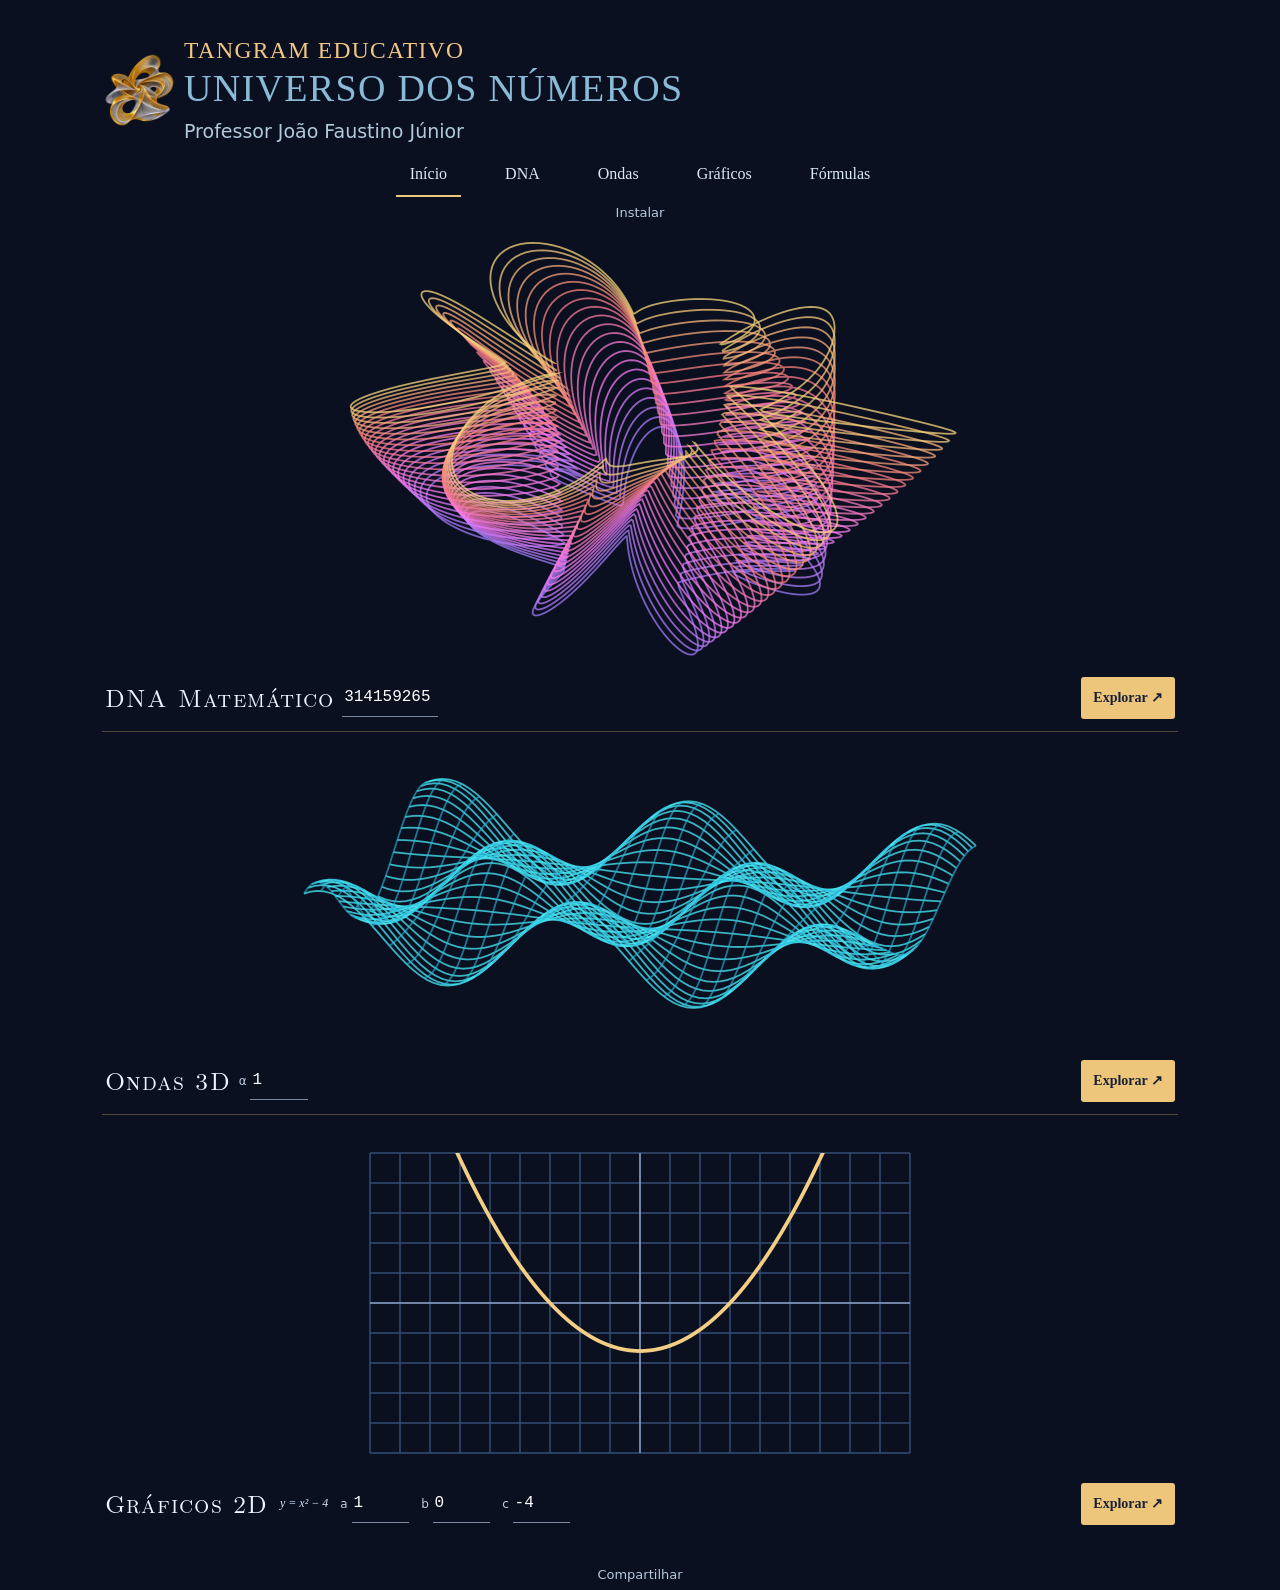
<file: index.html>
<!doctype html>
<html lang="pt-BR"><head><meta charset="utf-8"><meta name="viewport" content="width=device-width,initial-scale=1">
<title>Tangram — Universo dos Números</title>
<script async src="https://www.googletagmanager.com/gtag/js?id=G-KXDY9J9N3V"></script>
<script>
  window.dataLayer = window.dataLayer || [];
  function gtag() { window.dataLayer.push(arguments); }
  gtag('js', new Date());
  gtag('config', 'G-KXDY9J9N3V');
</script>
<style>
*{box-sizing:border-box}body{margin:0;background:#0a1020;color:#eef4ff;font:16px system-ui}header,main{max-width:1120px;margin:auto;padding:22px}header{padding-top:36px}h1{font-size:clamp(30px,6vw,58px);margin:8px 0;letter-spacing:-.04em}h2{margin:0 0 10px}p{color:#bac9df;line-height:1.55}.brand{color:#f3ce84;font-weight:700}nav,.tools{display:flex;gap:8px;flex-wrap:wrap}button{cursor:pointer;border:1px solid #41557a;border-radius:10px;padding:10px 14px;background:#15233f;color:inherit;font:inherit}button[aria-current=true],button[aria-pressed=true]{background:#f3ce84;color:#17223c}button:focus-visible,input:focus-visible{outline:2px solid #70dbef;outline-offset:3px}.lab{display:grid;grid-template-columns:minmax(0,2fr) minmax(245px,1fr);gap:16px}.card{border:1px solid #304365;border-radius:18px;padding:16px;background:#101b31}label{display:block;margin:12px 0}input[type=range]{width:100%;accent-color:#f3ce84}canvas{display:block;width:100%;height:clamp(300px,48vw,480px);background:#080f1f;border-radius:12px}.legend{display:flex;flex-wrap:wrap;gap:16px;margin-top:12px}.ref{color:#75d9ef}.current{color:#f3ce84}table{width:100%;border-collapse:collapse;text-align:right;font-variant-numeric:tabular-nums}th,td{padding:7px;border-bottom:1px solid #304365}iframe{width:100%;height:78vh;border:1px solid #304365;border-radius:16px}[hidden]{display:none!important}@media(max-width:680px){.lab{grid-template-columns:1fr}header,main{padding:14px}}

.feature-grid{display:grid;grid-template-columns:repeat(2,minmax(0,1fr));gap:16px}.feature{border:1px solid #344568;border-radius:20px;overflow:hidden;background:#101b31}.feature canvas{height:clamp(190px,26vw,300px);border-radius:0}.feature-copy{padding:20px}.feature-copy p{margin:0 0 16px}.feature-copy button{background:#f3ce84;color:#17223c;font-weight:700}.feature.waves button{background:#9ce7f2}.feature h2{font-size:clamp(23px,3vw,34px)}@media(max-width:620px){.feature-grid{grid-template-columns:1fr}}

.feature.graph{grid-column:1/-1}.feature-copy{padding:12px 16px}.feature h2{margin:0 0 8px;font-size:clamp(20px,2.8vw,27px)}.feature h2 span{font:italic 1.2em Georgia,serif;color:#f3ce84;margin-right:.28em}.waves h2 span{color:#9ce7f2}.graph h2 span{color:#aabfff}.feature-actions{display:flex;align-items:center;flex-wrap:wrap;gap:8px}.feature-actions label{margin:0;color:#bfcde2;font-size:13px}.feature-actions input{color:#fff;background:#080f1f;border:1px solid #53678a;border-radius:8px;padding:8px;font:16px ui-monospace,monospace;width:6ch}.feature-actions input[type=text]{width:min(15ch,46vw)}.feature-actions button{margin-left:auto;padding:8px 12px;font-size:14px}.formula-text{font:italic 16px Georgia,serif;color:#d5e5ff}.feature canvas{height:clamp(200px,28vw,345px);background:radial-gradient(ellipse at 50% 50%,#172644,#080f1f 75%)}.graph canvas{height:clamp(190px,24vw,285px)}.sr-only{position:absolute;width:1px;height:1px;overflow:hidden;clip-path:inset(50%)}@media(max-width:620px){header{padding-bottom:3px}nav button{font-size:13px;padding:8px 10px}.feature canvas{height:clamp(180px,51vw,260px)}}
.feature-copy{padding:9px 13px}.feature h2{font-size:clamp(17px,2.4vw,23px);margin-bottom:5px}.feature-actions label,.formula-text{font-size:12px}.feature-actions button{min-height:42px}.lab p{font-size:13px}@media(max-width:620px){.feature canvas{height:clamp(195px,55vw,290px)}}iframe.stage-expanded{position:fixed;inset:0;width:100%;height:100%;height:100dvh;z-index:9999;border:0;border-radius:0;background:#080f21}body:has(iframe.stage-expanded){overflow:hidden}</style><link rel="stylesheet" href="titulos.css"><link rel="stylesheet" href="familia.css"><link rel="stylesheet" href="identidade/logo.css"><link rel="icon" href="identidade/favicon.png" type="image/png"><link rel="apple-touch-icon" href="identidade/apple-touch-icon.png"><link rel="stylesheet" href="galeria.css"><link rel="manifest" href="manifest.webmanifest"><meta name="theme-color" content="#0a1020"><meta property="og:type" content="website">
<meta property="og:title" content="Universo dos Números — Tangram Educativo">
<meta property="og:description" content="Transforme sequências em esculturas 3D e explore ondas, fractais e gráficos interativos.">
<meta property="og:url" content="https://joaofaustinojr.github.io/universo-dos-numeros/">
<meta property="og:image" content="https://joaofaustinojr.github.io/universo-dos-numeros/identidade/app-maskable-512.png">
<meta property="og:image:type" content="image/png">
<meta property="og:image:width" content="512">
<meta property="og:image:height" content="512">
<meta property="og:image:alt" content="Escultura matemática dourada e prateada">
<meta property="og:locale" content="pt_BR">
</head><body>
<header><div class="family-brand"><div class="family-wordmark">
  <h1><span class="family-name">Tangram Educativo</span> <span class="family-product"><span aria-hidden="true">/</span> Universo dos Números</span></h1>
  <p class="family-author">Professor João Faustino Júnior</p></div>
  <img class="family-emblem" src="identidade/escultura.webp" width="64" height="64" alt="">
</div>
<nav aria-label="Laboratórios"><button data-view="inicio">Início</button><button data-view="dna">DNA</button><button data-view="formas">Ondas</button><button data-view="grafico">Gráficos</button><button data-view="formulas">Fórmulas</button></nav><div class="app-actions"><button type="button" id="install-app">Instalar</button></div></header>
<main><section id="inicio" class="feature-grid" aria-label="Experiências em destaque">
<article class="feature"><canvas id="dnaPreview" role="img" aria-label="Escultura da sequência"></canvas><div class="feature-copy"><h2><span aria-hidden="true">φ</span> DNA Matemático</h2><div class="feature-actions"><label><span class="sr-only">Sequência</span><input id="homeSeed" type="text" inputmode="numeric" pattern="[0-9]+" maxlength="32" value="314159265"></label><button data-open="dna">Explorar <span aria-hidden="true">↗</span></button></div></div></article>
<article class="feature waves"><canvas id="wavePreview" role="img" aria-label="Superfície da onda"></canvas><div class="feature-copy"><h2><span aria-hidden="true">λ</span> Ondas 3D</h2><div class="feature-actions"><label><span aria-hidden="true">α</span><span class="sr-only">Amplitude</span> <input id="homeAmplitude" type="number" min="0" max="3" step="any" inputmode="decimal" value="1"></label><span class="formula-text">z = α sen(x) cos(y)</span><button data-open="formas">Explorar <span aria-hidden="true">↗</span></button></div></div></article>
<article class="feature graph"><canvas id="graphPreview" role="img" aria-label="Gráfico da função quadrática"></canvas><div class="feature-copy"><h2><span aria-hidden="true">Δ</span> Gráficos 2D</h2><div class="feature-actions"><span id="homeEquation" class="formula-text"></span><label>a <input data-coefficient="a" type="number" min="-3" max="3" step=".5"></label><label>b <input data-coefficient="b" type="number" min="-8" max="8" step=".5"></label><label>c <input data-coefficient="c" type="number" min="-12" max="12" step=".5"></label><button data-open="grafico">Explorar <span aria-hidden="true">↗</span></button></div></div></article>
</section><section id="grafico" class="lab" hidden>
<div class="card"><h2>Laboratório de Equações 2D</h2><p>Compare a função de referência com <strong>y = ax² + bx + c</strong>. O que acontece com as raízes quando você altera apenas c?</p>
<canvas id="plot" role="img" aria-label="Gráfico cartesiano das duas funções"></canvas>
<div class="legend"><span class="ref">┄ Referência y = x²</span><strong class="current" id="equation"></strong></div></div>
<div class="card"><h2>Coeficientes</h2>
<label>a <output id="aVal"></output><input id="a" type="range" min="-3" max="3" step=".5"></label>
<label>b <output id="bVal"></output><input id="b" type="range" min="-8" max="8" step=".5"></label>
<label>c <output id="cVal"></output><input id="c" type="range" min="-12" max="12" step=".5"></label>
<div class="tools"><button id="example">Usar x² − 4</button><button id="rootsToggle" aria-pressed="true">Marcar raízes</button></div>
<label>Equações sugeridas <select id="graphPreset">
<option value="">Escolher</option>
<option value="1,0,-4">Parábola · y = x² − 4</option>
<option value="-1,2,3">Arco · y = −x² + 2x + 3</option>
<option value="1,-4,4">Raiz dupla · y = (x − 2)²</option>
<option value="0,2,-1">Reta · y = 2x − 1</option>
</select></label><p id="roots" aria-live="polite"></p>
<table><caption>Tabela de valores</caption><thead><tr><th scope="col">x</th><th scope="col">x²</th><th scope="col">y</th></tr></thead><tbody id="values"></tbody></table><details style="margin:1rem 0"><summary>Fórmula que gera a imagem</summary><label>Colar coeficientes (a; b; c) <input id="paste-coefficients" placeholder="1; -5; 6"></label><button id="apply-coefficients">Aplicar</button><p id="paste-status" role="status"></p><p id="graph-calculation"></p><p>O gráfico liga os pontos (x, y) calculados pela função. Quando y = 0, o ponto está no eixo horizontal e x é uma raiz.</p></details>
</div></section>
<section id="dna" hidden><iframe title="DNA Matemático — Metamorfose V8" src="dna.html?v=11"></iframe></section>
<section id="formas" hidden><iframe title="Superfícies 3D, Fibonacci e fractais" src="formas.html?v=10"></iframe></section>
<section id="formulas" class="card" hidden><h2>Fórmulas</h2><p>Altere os valores, confira o cálculo e leve o resultado ao gerador.</p><div id="formula-sheets"></div></section></main>
<footer><div class="app-actions"><button type="button" id="share-app">Compartilhar</button></div><p id="app-status" role="status"></p></footer>
<script src="dna-model.js?v=11"></script><script src="laboratorio.js?v=9"></script><script src="pwa.js"></script><script src="fichas.js?v=7"></script></body></html>
</file>
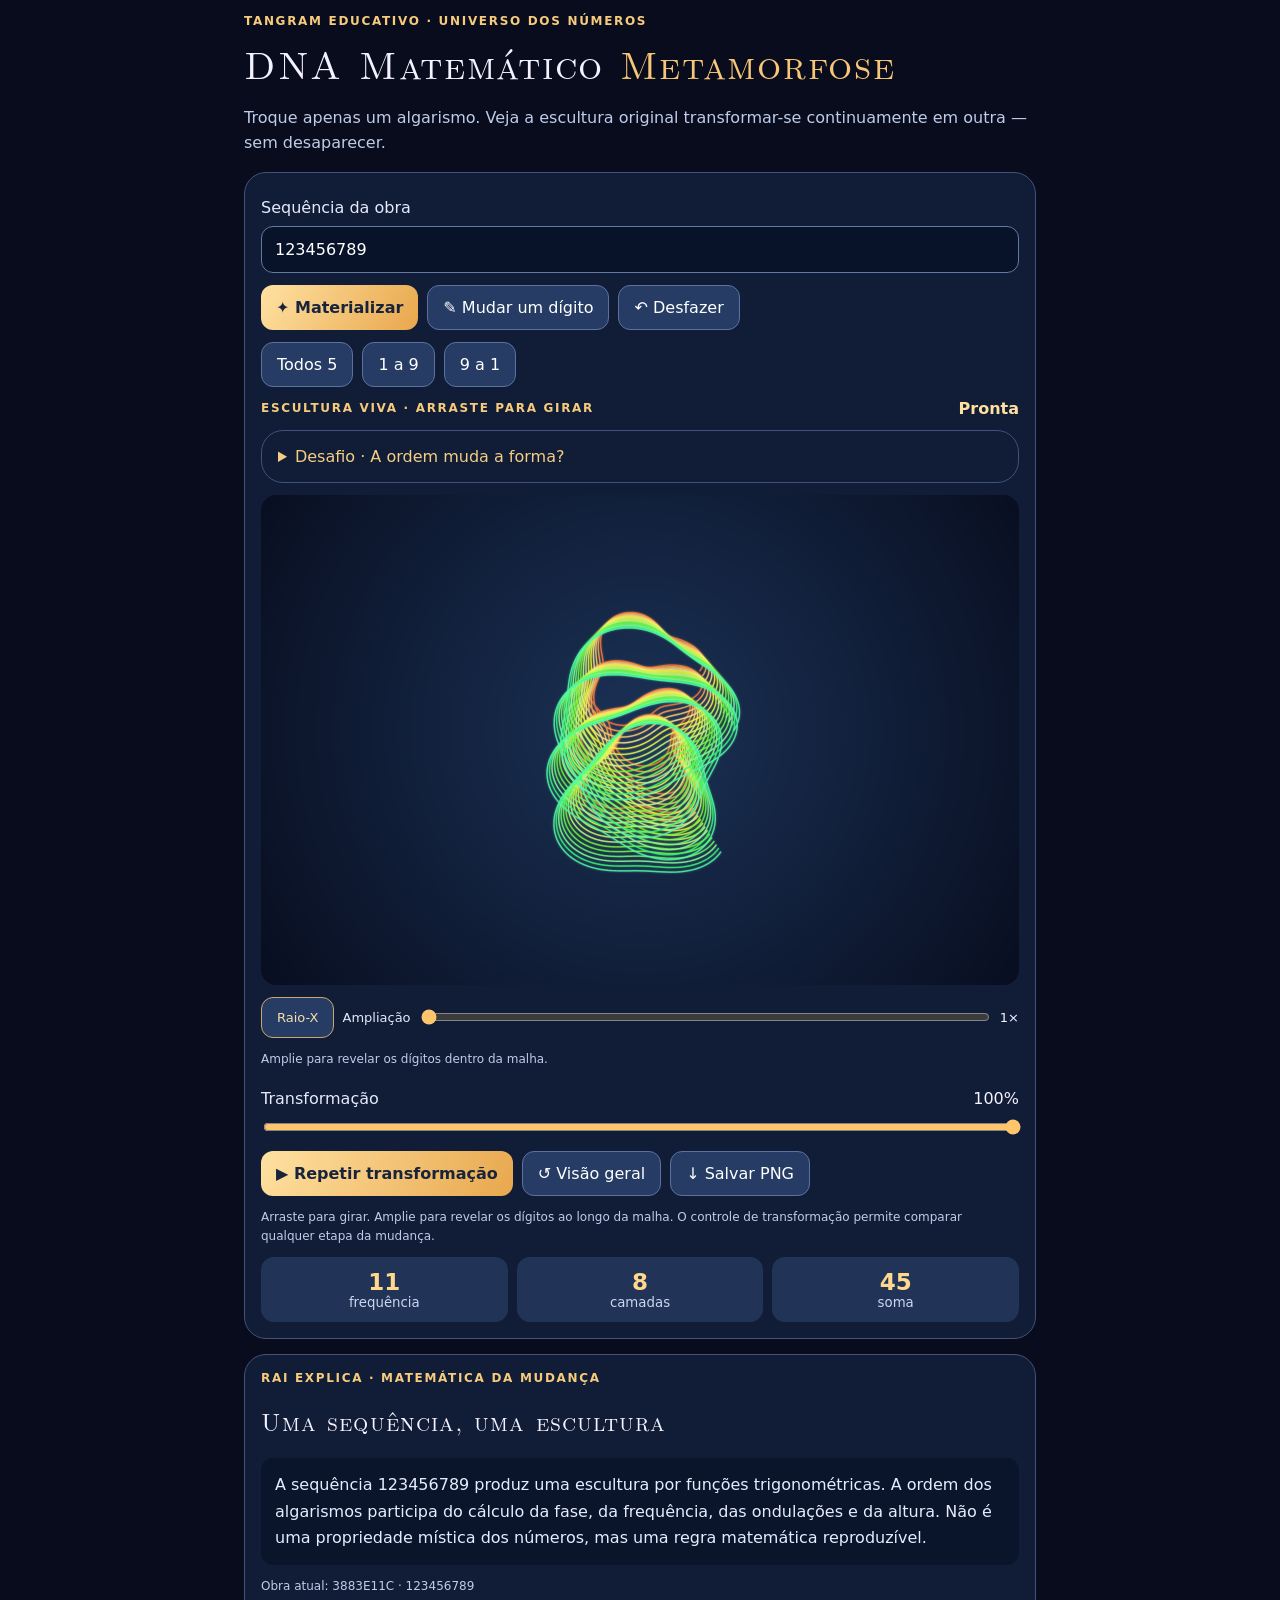
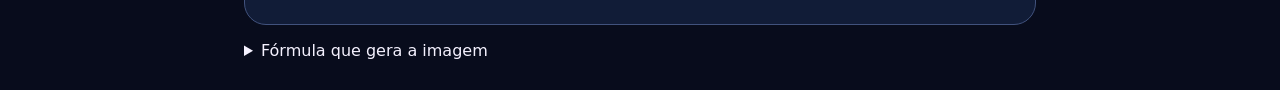
<file: dna.html>
<!doctype html><html lang="pt-BR"><head><meta charset="utf-8"><meta name="viewport" content="width=device-width,initial-scale=1"><title>DNA Matemático — Metamorfose V8</title><style>*{box-sizing:border-box}body{margin:0;background:#080c1c;color:#f5f2ff;font:16px system-ui}main{max-width:820px;margin:auto;padding:14px}.tag{color:#f7cb7c;font-size:12px;letter-spacing:.14em;font-weight:800}h1{font-size:clamp(26px,6vw,38px);margin:9px 0}p{color:#bfcce9;line-height:1.55}.panel{background:#111c37;border:1px solid #41527d;border-radius:22px;padding:16px;margin:15px 0}label{display:block;margin:9px 0;color:#e5eafa}input[type=text]{width:100%;background:#081228;color:#fff;border:1px solid #6478a5;border-radius:12px;padding:13px;font:inherit}button{font:inherit;padding:12px 15px;border:1px solid #5b729e;border-radius:12px;background:#263c65;color:white;cursor:pointer}button:disabled{opacity:.45}.primary{background:linear-gradient(120deg,#ffe1a1,#e8a74d);color:#18243b;font-weight:800;border:0}.row{display:flex;flex-wrap:wrap;gap:9px;margin:12px 0}canvas{display:block;width:100%;height:min(72vw,490px);min-height:320px;border-radius:16px;touch-action:none;background:#081024}.stat{display:grid;grid-template-columns:repeat(3,1fr);gap:9px}.stat div{background:#213357;padding:12px 5px;text-align:center;border-radius:13px}.stat b{font-size:23px;color:#ffd88e}.stat small{display:block;color:#cbd7ef}.hint{font-size:13px}.line{display:flex;justify-content:space-between;gap:10px;align-items:center}input[type=range]{width:100%;accent-color:#ffc56d}.explain{background:#0a142b;padding:14px;border-radius:12px;line-height:1.65;color:#e5ecff}#status{color:#ffe0a0;font-weight:700}@media(max-width:550px){main{padding:9px}.panel{padding:13px}button{padding:11px}}.inspection{align-items:center;gap:8px;font-size:13px}.inspection select{color:#f4e8c9;background:#101b31;border:1px solid #526488;border-radius:8px;padding:7px}.inspection input{width:90px;flex:1;min-width:65px}.hint{font-size:12px}#xray[aria-pressed="true"]{border-color:#c9a86a;color:#f5dfaa}.challenge{margin:12px 0}.challenge summary{cursor:pointer;color:#f3ce84}.challenge fieldset{border:1px solid #344568;border-radius:8px;margin:10px 0}.challenge label{display:inline-block;margin-right:12px}.challenge p{font-size:13px}.challenge [hidden]{display:none}#stage{box-sizing:border-box;position:fixed;inset:0;width:100%;height:100%;max-width:none;max-height:none;margin:0;padding:12px;border:0;background:#080f21;color:#eef4ff}#stage[open]{display:flex;flex-direction:column;gap:8px}#stage canvas{order:-1;flex:1;min-height:0;width:100%;height:0}#stage-controls{display:flex;gap:8px;flex-wrap:wrap}#stage-value{flex:1;min-width:110px;width:auto;font-size:16px;color:#eef4ff;background:#15233e;padding:8px;border:1px solid #526488;border-radius:8px}</style><link rel="stylesheet" href="titulos.css"></head><body><main><div class="tag">TANGRAM EDUCATIVO · UNIVERSO DOS NÚMEROS</div><h1>DNA Matemático <span style="color:#f7c677">Metamorfose</span></h1><p>Troque apenas um algarismo. Veja a escultura original transformar-se continuamente em outra — sem desaparecer.</p><section class="panel"><label for="seed">Sequência da obra</label><input id="seed" type="text" inputmode="numeric" value="123456789"><div class="row"><button class="primary" id="create">✦ Materializar</button><button id="change">✎ Mudar um dígito</button><button id="reverse">↶ Desfazer</button></div><div class="row"><button data-seed="55555555555555">Todos 5</button><button data-seed="123456789">1 a 9</button><button data-seed="987654321">9 a 1</button></div><div class="line"><span class="tag">ESCULTURA VIVA · ARRASTE PARA GIRAR</span><span id="status">Pronta</span></div><details class="panel challenge">
<summary>Desafio · A ordem muda a forma?</summary>
<p>Compare <b>314159265</b> e <b>562951413</b>. Os algarismos são os mesmos, em ordem inversa.</p>
<fieldset><legend>Qual é a sua previsão para a escultura?</legend>
<label><input type="radio" name="prediction" value="same"> Fica igual</label>
<label><input type="radio" name="prediction" value="different"> Muda</label>
</fieldset>
<div class="row"><button id="challenge-run" type="button" disabled>Testar previsão</button><button id="challenge-before" type="button" hidden>Ver original</button><button id="challenge-after" type="button" hidden>Ver invertida</button></div>
<p id="challenge-result" role="status"></p>
</details>
<div id="stage-home"><canvas id="scene" aria-label="Escultura matemática interativa"></canvas></div><dialog id="stage" aria-label="Materialização"><div id="stage-controls"><input id="stage-value" aria-label="Sequência"><button id="stage-run">Materializar</button><button id="stage-close">Fechar</button></div></dialog>
<div class="row inspection"><button id="xray" type="button" aria-pressed="true">Raio-X</button><label for="zoom">Ampliação</label><input id="zoom" type="range" min="1" max="7" step=".25" value="1"><output id="zoomValue">1×</output></div><p id="inspectionDetail" class="hint" aria-live="polite"></p><div class="line"><label for="morph">Transformação</label><output id="percent">100%</output></div><input type="range" id="morph" min="0" max="100" value="100"><div class="row"><button id="play" class="primary">▶ Repetir transformação</button><button id="reset">↺ Visão geral</button><button id="png">↓ Salvar PNG</button></div><p class="hint">Arraste para girar. Amplie para revelar os dígitos ao longo da malha. O controle de transformação permite comparar qualquer etapa da mudança.</p><div class="stat"><div><b id="lobes">—</b><small>frequência</small></div><div><b id="layers">—</b><small>camadas</small></div><div><b id="sum">—</b><small>soma</small></div></div></section><section class="panel"><div class="tag">RAI EXPLICA · MATEMÁTICA DA MUDANÇA</div><h2 id="heading">A forma tem uma regra</h2><div class="explain" id="explain">Cada dígito contribui para a geometria. Observe o que muda ao alterar somente um deles.</div><p class="hint" id="ids"></p></section><details style="margin:1rem 0"><summary>Fórmula que gera a imagem</summary><p id="dna-calculation"></p><p>Multiplique cada dígito pela sua posição e some os produtos para obter S. O símbolo mod indica o resto da divisão.</p><p>Para cada ponto, u é o ângulo em radianos e s vai de 0 a 1 entre as camadas. Sendo ℓ = s(L − 1), o app calcula:</p><ul><li>Na família Rosácea, B = 0,43 + 0,57 |cos(fu/2 + φ + ℓτ)|<sup>1,2</sup></li><li>r = (0,65 + 0,035ℓ) B [1 + 0,17 sen(wu + 0,28ℓ + φ)]</li><li>x = r cos(u), y = e r sen(u), z = 0,115(s − 0,5)L + H sen(wu + 0,24ℓ)</li></ul><p>O código da sequência escolhe a família. O nó combina duas voltas ao redor do eixo com três oscilações de altura. A fita torce suas bordas conforme o ângulo. Na hélice, a altura cresce com o ângulo enquanto o raio gira ao redor do eixo.</p><p id="dna-parameters"></p><p>O Raio-X distribui os dígitos sobre os filamentos para ajudar na exploração.</p></details></main><script src="dna-model.js?v=11"></script><script>(()=>{'use strict';const $=id=>document.getElementById(id),cv=$('scene'),ctx=cv.getContext('2d'),TAU=Math.PI*2;let zoom=1,xray=true,probe=null,visibleDigits=[];let forming=false,changed=-1;const reducedMotion=matchMedia("(prefers-reduced-motion: reduce)");let old=null,now=null,t=1,raf=0,rot=.35,tilt=.6,down=null;const clamp=(v,a,b)=>Math.max(a,Math.min(b,v));function mix(a,b,t){return{x:a.x+(b.x-a.x)*t,y:a.y+(b.y-a.y)*t,z:a.z+(b.z-a.z)*t}}function proj(p,w,h,scale=zoom){let x=p.x*Math.cos(rot)-p.y*Math.sin(rot),y=p.x*Math.sin(rot)+p.y*Math.cos(rot),yy=y*Math.cos(tilt)-p.z*Math.sin(tilt),zz=y*Math.sin(tilt)+p.z*Math.cos(tilt);const k=Math.min(w,h)*.32*scale/(1+zz*.12);return{x:w/2+x*k,y:h/2-yy*k,depth:zz}}function draw(){if(!now)return;const w=cv.clientWidth,h=cv.clientHeight;if(!w||!h)return;ctx.clearRect(0,0,w,h);let bg=ctx.createRadialGradient(w*.5,h*.48,2,w*.5,h*.48,w*.65);bg.addColorStop(0,'#1b3256');bg.addColorStop(1,'#070b1c');ctx.fillStyle=bg;ctx.fillRect(0,0,w,h);const a=old||now,b=now,N=14;
visibleDigits=[];
const sample=(layer,u)=>proj(mix(point(a,layer,u),point(b,layer,u),t),w,h);
for(let l=0;l<N;l++){const reveal=forming&&!old?clamp(t*1.6-l/N*.6,0,1):1;ctx.globalAlpha=reveal;let s=l/(N-1);ctx.beginPath();for(let j=0;j<=540;j++){const u=TAU*j/540,p=sample(s,u);j?ctx.lineTo(p.x,p.y):ctx.moveTo(p.x,p.y)}const hue=(a.h%360)*(1-t)+(b.h%360)*t+l*10;ctx.strokeStyle=`hsla(${hue},95%,${59+l%4*6}%,.83)`;ctx.lineWidth=1.5;ctx.shadowColor=`hsla(${hue},95%,70%,.5)`;ctx.shadowBlur=4;ctx.stroke();ctx.shadowBlur=0}ctx.globalAlpha=1;if(forming)drawDigits(w,h);if(xray&&zoom>=2.5&&!forming){
  const digits=(t<.5?a:b).ds;
  const count=Math.max(24,digits.length);
  const points=[];
  for(let layer=0;layer<7;layer++){
    for(let i=0;i<count;i++){
      const u=TAU*(i+layer*.37)/count;
      const p=sample((layer*2)/13,u);
      if(p.x<10||p.y<10||p.x>w-10||p.y>h-10)continue;
      points.push({...p,u,index:(layer*count+i)%digits.length,value:digits[(layer*count+i)%digits.length]});
    }
  }
  ctx.save();
  ctx.textAlign='center';
  ctx.textBaseline='middle';
  for(const p of points.sort((a,b)=>a.depth-b.depth)){
    if(visibleDigits.some(other=>Math.hypot(p.x-other.x,p.y-other.y)<19))continue;
    visibleDigits.push(p);
  }
  for(const p of visibleDigits.reverse()){
    const near=clamp(.55-p.depth*.27,.25,1);
    ctx.globalAlpha=near*clamp((zoom-2.4)/1.3,.15,1);
    ctx.fillStyle=p.index%2?'#dbe6f3':'#f6d78e';
    ctx.font='600 '+Math.round(9+near*5)+'px monospace';
    ctx.fillText(p.value,p.x,p.y);
  }
  ctx.restore();
}}
function refreshInspection(){
  const m=t<.5&&old?old:now;
  const format=n=>n.toLocaleString('pt-BR',{maximumFractionDigits:4});
  $('dna-calculation').textContent='Sequência '+m.ds.join('')+' · Soma comum = '+m.sum+' · Soma ponderada S = '+m.weighted+' · Dobras f = 3 + (('+m.weighted+' + 3 × '+m.ds[0]+') mod 10) = '+m.freq+'.';
  $('dna-parameters').textContent='Família: '+dnaFamilies[dnaFamily(m)]+' · Parâmetros · L = '+m.layers+' · φ = '+format(m.phase)+' · τ = '+format(m.twist)+' · w = '+m.wave+' · H = '+format(m.height)+' · e = '+format(m.ellipse)+'.';
  $('xray').setAttribute('aria-pressed',String(xray));
  $('zoomValue').textContent=zoom.toLocaleString('pt-BR')+'×';
  $('inspectionDetail').textContent=probe
    ? 'Dígito '+probe.value+' · posição '+(probe.index+1)+' da sequência · parâmetro '+Math.round(probe.u*360/TAU)+'°'
    : xray&&zoom>=2.5?'Toque em um dígito para ver sua posição e o ângulo do filamento.':xray?'Amplie para revelar os dígitos dentro da malha.':'Raio-X desativado.';
}
$('xray').onclick=()=>{xray=!xray;probe=null;refreshInspection();draw();saveDNA()};
$('zoom').oninput=()=>{zoom=+$('zoom').value;probe=null;refreshInspection();draw();saveDNA()};
const particles=Array.from({length:66},(_,digit)=>({
  delay:Math.random()*.68,angle:Math.random()*TAU,spin:2.8+Math.random()*5,
  depth:Math.random()**1.55,digit,side:Math.random()*2-1
})).sort((a,b)=>a.depth-b.depth);
function drawDigits(w,h){
  ctx.save();
  ctx.textAlign='center';
  ctx.textBaseline='middle';
  for(const {delay,angle,spin,depth,digit,side} of particles){
    const age=(t-delay)/(1-delay)*1.14;
    if(age<=0||age>=1)continue;
    const turn=angle+age*spin;
    const radius=(1-age)**1.18;
    const x=w/2+Math.cos(turn)*radius*w*.67;
    const y=h/2+Math.sin(turn)*radius*h*.62+side*radius*19;
    const index=digit%now.ds.length;
    const highlight=index===changed;
    const size=6+depth*12+(highlight?2:0);
    ctx.font=(highlight?'700 ':'500 ')+Math.round(size)+'px monospace';
    ctx.globalAlpha=Math.min(1,age*9,(1-age)*4)*(.08+depth*.34);
    ctx.fillStyle=highlight||side>0?'#ffe096':'#dbe6f3';
    ctx.strokeStyle=ctx.fillStyle;
    ctx.beginPath();
    ctx.moveTo(x+Math.cos(turn-.3)*size*.42,y+Math.sin(turn-.3)*size*.42);
    ctx.lineTo(x,y);
    ctx.stroke();
    ctx.fillText(now.ds[index],x,y);
  }
  ctx.restore();
}
function update(){if(!now)return;$('lobes').textContent=now.freq;$('layers').textContent=now.layers;$('sum').textContent=now.sum;$('ids').textContent=`Obra atual: ${now.h.toString(16).toUpperCase().padStart(8,'0')} · ${now.raw}`;$('heading').textContent=old?'Dois códigos, duas geometrias':'Uma sequência, uma escultura';$('explain').textContent=old?`A obra anterior (${old.raw}) tinha frequência ${old.freq} e ${old.layers} camadas. A nova (${now.raw}) tem frequência ${now.freq} e ${now.layers} camadas. O programa interpola as coordenadas 3D correspondentes entre as duas obras. A mudança é contínua, mesmo quando as quantidades de lóbulos diferem. Esta é uma regra de arte generativa criada para o laboratório.`:`A sequência ${now.raw} produz uma escultura por funções trigonométricas. A ordem dos algarismos participa do cálculo da fase, da frequência, das ondulações e da altura. Não é uma propriedade mística dos números, mas uma regra matemática reproduzível.`;refreshInspection();draw()}function setT(v){t=clamp(v,0,1);$('morph').value=Math.round(t*100);$('percent').textContent=Math.round(t*100)+'%';refreshInspection();draw()}function animate(){
  cancelAnimationFrame(raf);
  if(reducedMotion.matches){forming=false;setT(1);$('status').textContent='Concluído';saveDNA();return}
  forming=true;
  setT(0);
  let start=null;
  function tick(ts){
    if(start===null)start=ts;
    const progress=clamp((ts-start)/4500,0,1);
    forming=progress<1;
    setT(progress*progress*(3-2*progress));
    $('status').textContent=forming?'Materializando…':'Concluído';
    if(forming)raf=requestAnimationFrame(tick);
    else saveDNA();
  }
  raf=requestAnimationFrame(tick);
}
function saveDNA(){try{localStorage.setItem('rai-dna-v8',JSON.stringify({now:now?.raw,old:old?.raw,t,rot,tilt,zoom,xray,seed:$('seed').value}))}catch{}}function create(raw,withMotion=true){try{const m=model(raw);if(now&&m.raw===now.raw){if(withMotion)animate();return}old=now;now=m;const differences=old?.ds.length===now.ds.length?now.ds.map((n,i)=>n!==old.ds[i]?i:-1).filter(i=>i>=0):[];changed=differences.length===1?differences[0]:-1;probe=null;update();if(withMotion)animate();else setT(1)}catch(e){$('status').textContent='Entrada inválida';$('explain').textContent=e.message}}$('create').onclick=()=>create($('seed').value);$('change').onclick=()=>{if(!now)return;let ds=now.ds.slice(),i=Math.floor(ds.length/2);ds[i]=(ds[i]+1)%10;$('seed').value=ds.join('');create($('seed').value)};$('reverse').onclick=()=>{if(!old)return;cancelAnimationFrame(raf);let temp=now;now=old;old=temp;$('seed').value=now.raw;update();animate()};document.querySelectorAll('[data-seed]').forEach(b=>b.onclick=()=>{$('seed').value=b.dataset.seed;create(b.dataset.seed)});$('seed').onkeydown=e=>{if(e.key==='Enter')create($('seed').value)};$('morph').oninput=e=>{cancelAnimationFrame(raf);forming=false;setT(+e.target.value/100);$('status').textContent='Exploração manual'};$('play').onclick=()=>{if(now)animate()};$('reset').onclick=()=>{rot=.35;tilt=.6;probe=null;zoom=1;$('zoom').value=1;refreshInspection();draw();saveDNA()};$('png').onclick=()=>{let a=document.createElement('a');a.download='dna-matematico-metamorfose.png';a.href=cv.toDataURL('image/png');a.click()};function pos(e){const r=cv.getBoundingClientRect();return{x:e.clientX-r.left,y:e.clientY-r.top}}cv.addEventListener('pointerdown',e=>{down={...pos(e),rot,tilt,moved:false};cv.setPointerCapture(e.pointerId)});cv.addEventListener('pointermove',e=>{if(!down)return;let p=pos(e),dx=p.x-down.x,dy=p.y-down.y;if(Math.hypot(dx,dy)>8)down.moved=true;if(down.moved){rot=down.rot+dx*.008;tilt=clamp(down.tilt+dy*.008,-1.4,1.4);draw()}});cv.addEventListener('pointerup',e=>{if(!down)return;if(!down.moved){const p=pos(e);probe=visibleDigits.reduce((best,digit)=>Math.hypot(p.x-digit.x,p.y-digit.y)<(best?Math.hypot(p.x-best.x,p.y-best.y):24)?digit:best,null);refreshInspection()}down=null;saveDNA()});new ResizeObserver(()=>{let r=cv.getBoundingClientRect(),d=Math.min(Math.max(devicePixelRatio||1,2),3);cv.width=Math.round(r.width*d);cv.height=Math.round(r.height*d);ctx.setTransform(d,0,0,d,0,0);draw()}).observe(cv);try{const state=JSON.parse(localStorage.getItem('rai-dna-v8'));if(state?.now){now=model(state.now);old=state.old?model(state.old):null;rot=state.rot;tilt=state.tilt;xray=state.xray!==false;zoom=clamp(Number(state.zoom)||1,1,7);$('zoom').value=zoom;$('seed').value=state.seed;update();setT(state.t)}else create($('seed').value,false)}catch{create($('seed').value,false)}document.addEventListener('input',saveDNA);document.addEventListener('click',saveDNA);document.addEventListener('keyup',saveDNA);window.addEventListener('pagehide',saveDNA);
const original='314159265';
const inverted=[...original].reverse().join('');
const prediction=()=>document.querySelector('[name="prediction"]:checked')?.value;
document.querySelectorAll('[name="prediction"]').forEach(option=>{
  option.onchange=()=>{$('challenge-run').disabled=false;};
});
function showChallengeShape(progress){
  cancelAnimationFrame(raf);
  forming=false;
  old=model(original);
  now=model(inverted);
  probe=null;
  $('seed').value=now.raw;
  setT(progress);
  update();
  $('status').textContent=progress===0?'Original':'Invertida';
  saveDNA();
}
$('challenge-run').onclick=()=>{
  const answer=prediction();
  if(!answer)return;
  showChallengeShape(0);
  animate();
  $('challenge-before').hidden=false;
  $('challenge-after').hidden=false;
  const originalSum=old.sum;
  const invertedSum=now.sum;
  $('challenge-result').textContent=(answer==='different'?'Você previu que a forma mudaria. ':'Você previu que a forma ficaria igual. ')+
    'Compare as duas esculturas. A soma continua '+originalSum+' → '+invertedSum+' · Soma ponderada: '+old.weighted+' → '+now.weighted+' · Dobras: '+old.freq+' → '+now.freq+
    '. A ordem altera os parâmetros da forma. Use o Raio-X para investigar os algarismos.';
};
$('challenge-before').onclick=()=>showChallengeShape(0);
$('challenge-after').onclick=()=>showChallengeShape(1);
window.addEventListener('rai:seed',event=>{$('seed').value=event.detail;create(event.detail);saveDNA()})
;{
 const get=id=>document.getElementById(id);
 const stage=get('stage'), scene=get('scene'), src=get('seed'), value=get('stage-value'), trigger=get('create');
 let pending=0;
 function materializeStage(){
   if(!stage.open){
     value.value=src.value;
     window.frameElement?.classList.add('stage-expanded');
     stage.showModal();
     stage.append(scene);
   }
   src.value=value.value;
   cancelAnimationFrame(pending);
   pending=requestAnimationFrame(()=>{pending=requestAnimationFrame(()=>{if(stage.open) create(src.value);});});
 }
 trigger.onclick=materializeStage;
 get('stage-run').onclick=materializeStage;
 get('stage-close').onclick=()=>stage.close();
 value.onkeydown=e=>{if(e.key==='Enter')materializeStage();};
 stage.addEventListener('close',()=>{
   cancelAnimationFrame(pending);
   get('stage-home').append(scene);
   window.frameElement?.classList.remove('stage-expanded');
   trigger.focus({preventScroll:true});
 });
}
})();</script></body></html>
</file>
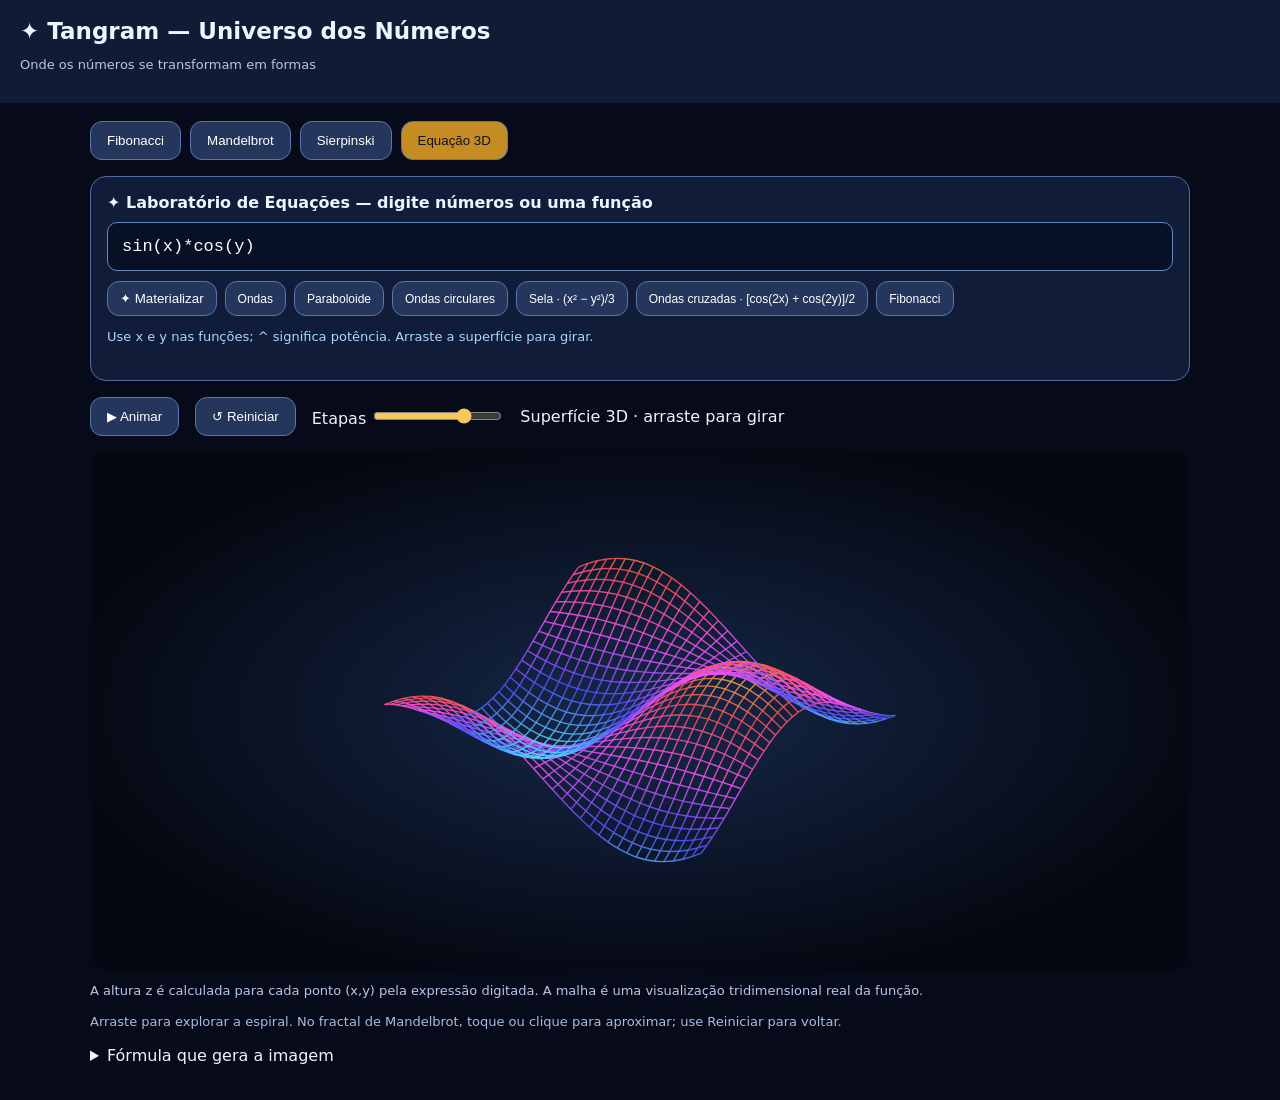
<file: formas.html>
<!doctype html><html lang="pt-BR"><head><meta charset="utf-8"><meta name="viewport" content="width=device-width,initial-scale=1"><title>Tangram — Universo dos Números</title><style>body{margin:0;background:#070b19;color:#edf3ff;font:16px system-ui}header{padding:18px 20px;background:#101b36}h1{margin:0;font-size:23px}p{color:#b5c7e8}.layout{max-width:1100px;margin:auto;padding:18px}nav{display:flex;gap:9px;flex-wrap:wrap}button{background:#24365c;border:1px solid #5875ad;border-radius:12px;color:white;padding:11px 16px;cursor:pointer}button.active{background:#c58c24;color:#101320}canvas{width:100%;height:520px;display:block;background:radial-gradient(ellipse at center,#16284a,#050811 75%);border-radius:18px;touch-action:none}.panel{display:flex;gap:16px;align-items:center;flex-wrap:wrap;margin:14px 0}input{accent-color:#f7c85b}small{color:#a6bce5} .formula{margin:16px 0;padding:16px;border:1px solid #526ba0;border-radius:16px;background:#111d38}.formula input{box-sizing:border-box;width:100%;background:#071126;border:1px solid #6887b9;border-radius:10px;color:#fff;padding:14px;font:17px monospace;margin:10px 0}.formula .examples{display:flex;gap:8px;flex-wrap:wrap}.formula button{padding:9px 12px}.formula #message{min-height:22px;color:#a9d7ff}.formula label{font-weight:700} p,small{font-size:13px}.formula .examples button:not(#materialize){font-size:12px}#stage{box-sizing:border-box;position:fixed;inset:0;width:100%;height:100%;max-width:none;max-height:none;margin:0;padding:12px;border:0;background:#080f21;color:#eef4ff}#stage[open]{display:flex;flex-direction:column;gap:8px}#stage canvas{order:-1;flex:1;min-height:0;width:100%;height:0}#stage-controls{display:flex;gap:8px;flex-wrap:wrap}#stage-value{flex:1;min-width:110px;width:auto;font-size:16px;color:#eef4ff;background:#15233e;padding:8px;border:1px solid #526488;border-radius:8px}</style></head><body><header><h1>✦ Tangram — Universo dos Números</h1><p>Onde os números se transformam em formas</p></header><main class="layout"><nav><button data-mode="fib">Fibonacci</button><button data-mode="mandel">Mandelbrot</button><button data-mode="sier">Sierpinski</button><button class="active" data-mode="equation">Equação 3D</button></nav><section class="formula"><label for="expression">✦ Laboratório de Equações — digite números ou uma função</label><input id="expression" value="sin(x)*cos(y)" placeholder="Ex.: sin(x)*cos(y) ou 1, 1, 2, 3, 5, 8" autocomplete="off" spellcheck="false"><div class="examples"><button id="materialize">✦ Materializar</button><button data-example="sin(x)*cos(y)">Ondas</button><button data-example="x^2+y^2">Paraboloide</button><button data-example="sin(sqrt(x^2+y^2)*4)">Ondas circulares</button><button data-example="(x^2-y^2)/3">Sela · (x² − y²)/3</button><button data-example="(cos(2*x)+cos(2*y))/2">Ondas cruzadas · [cos(2x) + cos(2y)]/2</button><button data-example="1, 1, 2, 3, 5, 8, 13, 21">Fibonacci</button></div><p id="message" role="status">Use x e y nas funções; ^ significa potência. Arraste a superfície para girar.</p></section><div class="panel"><button id="play">▶ Animar</button><button id="reset">↺ Reiniciar</button><label>Etapas <input id="steps" type="range" min="1" max="12" value="9"></label><span id="info"></span></div><div id="stage-home"><canvas id="scene"></canvas></div><dialog id="stage" aria-label="Materialização"><div id="stage-controls"><input id="stage-value" aria-label="Expressão"><button id="stage-run">Materializar</button><button id="stage-close">Fechar</button></div></dialog><p id="explain"></p><small>Arraste para explorar a espiral. No fractal de Mandelbrot, toque ou clique para aproximar; use Reiniciar para voltar.</small><details style="margin:1rem 0"><summary>Fórmula que gera a imagem</summary><p id="surface-calculation"></p><p>A malha liga os pontos (x, y, z) calculados pela expressão. Para manter o desenho visível, alturas acima de 6 ou abaixo de −6 são limitadas na visualização.</p></details></main><script>
const c=document.querySelector('#scene'),g=c.getContext('2d');let activeExpression='sin(x)*cos(y)';let mode='equation',surfaceFn=(x,y)=>Math.sin(x)*Math.cos(y),rot=.55,pitch=.45,customSequence=null,steps=9,zoom=1,panX=0,panY=0,playing=false,frame=0,mandel={cx:-.6,cy:0,scale:3.2};const phi=(1+Math.sqrt(5))/2;function fit(){let d=devicePixelRatio||1;c.width=c.clientWidth*d;c.height=c.clientHeight*d;g.setTransform(d,0,0,d,0,0);render()}new ResizeObserver(fit).observe(c);
function render(){const calc=document.querySelector("#surface-calculation");calc.parentElement.hidden=mode!=="equation";if(mode==="equation"){const z=surfaceFn(Math.PI/2,0);calc.textContent="z = "+activeExpression+" · Para x = π/2 e y = 0, "+(Number.isFinite(z)?"z ≈ "+z.toLocaleString("pt-BR",{maximumFractionDigits:4}):"a altura não é finita neste ponto")+".";}const w=c.clientWidth,h=c.clientHeight;g.clearRect(0,0,w,h);if(mode==='fib')fib(w,h);if(mode==='mandel')mandelbrot(w,h);if(mode==='sier')sier(w,h);if(mode==='equation')equation(w,h);document.querySelector('#info').textContent=mode==='fib'?`Fibonacci: ${[1,1,2,3,5,8,13,21,34,55,89,144].slice(0,steps).join(' · ')}`:mode==='mandel'?`Zoom: ${(3.2/mandel.scale).toFixed(1)}×`:mode==='equation'?'Superfície 3D · arraste para girar':`Nível de recursão: ${Math.min(steps,8)}`;document.querySelector('#explain').textContent=mode==='fib'?'Cada quadrado tem lado igual a um termo da sequência. Arcos de 90° formam uma espiral aproximada, diferente da espiral logarítmica áurea exata.':mode==='equation'?'A altura z é calculada para cada ponto (x,y) pela expressão digitada. A malha é uma visualização tridimensional real da função.':mode==='mandel'?'O conjunto de Mandelbrot nasce da iteração zₙ₊₁ = zₙ² + c, com z₀ = 0. As cores indicam a velocidade de escape.':'O triângulo de Sierpinski é construído repetindo uma regra geométrica: dividir um triângulo em quatro e retirar o central.'}
function fib(w,h){let a=1,b=1,rects=[];let x=0,y=0,minx=0,miny=0,maxx=1,maxy=1;for(let i=0;i<steps;i++){let n=customSequence?customSequence[i%customSequence.length]:(i<2?1:a+b);if(i>=2){a=b;b=n}let r;if(i===0)r=[0,0,1,1];else if(i===1)r=[1,0,1,1];else {let side=n;if(i%4===2)r=[minx,miny-side,maxx-minx,side];else if(i%4===3)r=[maxx,miny,side,maxy-miny];else if(i%4===0)r=[minx,maxy,maxx-minx,side];else r=[minx-side,miny,side,maxy-miny]}rects.push(r);minx=Math.min(minx,r[0]);miny=Math.min(miny,r[1]);maxx=Math.max(maxx,r[0]+r[2]);maxy=Math.max(maxy,r[1]+r[3])}let scale=Math.min(w/(maxx-minx+3),h/(maxy-miny+3))*.85*zoom;g.save();g.translate(w/2+panX,h/2+panY);g.scale(scale,scale);g.translate(-(minx+maxx)/2,-(miny+maxy)/2);rects.forEach((r,i)=>{let [x,y,ww,hh]=r;g.fillStyle=`hsla(${(i*39+30)%360},90%,55%,.15)`;g.fillRect(x,y,ww,hh);g.strokeStyle=`hsl(${(i*39+30)%360},95%,65%)`;g.lineWidth=1/scale;g.strokeRect(x,y,ww,hh);let radius=Math.min(ww,hh);let cx=i%4===0?x+ww:i%4===1?x:i%4===2?x+ww:x,cy=i%4===0?y:i%4===1?y:i%4===2?y+hh:y+hh;g.beginPath();g.arc(cx,cy,radius,(i%4)*Math.PI/2,(i%4+1)*Math.PI/2);g.strokeStyle='#ffe18b';g.lineWidth=3/scale;g.stroke()});g.restore()}
function mandelbrot(w,h){let rw=Math.min(450,Math.round(w)),rh=Math.min(330,Math.round(h)),off=document.createElement('canvas');off.width=rw;off.height=rh;let q=off.getContext('2d'),im=q.createImageData(rw,rh),ratio=rw/rh;for(let py=0;py<rh;py++)for(let px=0;px<rw;px++){let cr=mandel.cx+(px/rw-.5)*mandel.scale*ratio,ci=mandel.cy+(py/rh-.5)*mandel.scale,zr=0,zi=0,k=0,max=90;while(zr*zr+zi*zi<=64&&k<max){let t=zr*zr-zi*zi+cr;zi=2*zr*zi+ci;zr=t;k++}let idx=(py*rw+px)*4, hue=(k*9+210)%360,light=k===max?0:55;let f=k===max?0:Math.min(255,light*3.8);im.data[idx]=k===max?4:f*(.5+.5*Math.sin(hue*.017));im.data[idx+1]=k===max?8:f*(.5+.5*Math.sin(hue*.017+2));im.data[idx+2]=k===max?22:f*(.5+.5*Math.sin(hue*.017+4));im.data[idx+3]=255}q.putImageData(im,0,0);g.imageSmoothingEnabled=true;g.drawImage(off,0,0,w,h)}
function sier(w,h){let depth=Math.min(steps,8),size=Math.min(w*.85,h*.9),ax=w/2,ay=(h-size*.8)/2;function tri(x,y,s,d){if(!d){g.beginPath();g.moveTo(x,y);g.lineTo(x-s/2,y+s*.866);g.lineTo(x+s/2,y+s*.866);g.closePath();g.fillStyle=`hsl(${(x/w*230+y/h*90+180)%360},90%,60%)`;g.fill();return}tri(x,y,s/2,d-1);tri(x-s/4,y+s*.433,s/2,d-1);tri(x+s/4,y+s*.433,s/2,d-1)}tri(ax,ay,size,depth)}

// Interpretador matemático sem eval ou execução de código arbitrário.
function compileExpression(source){
 const t=(source.toLowerCase().replace(/π/g,'pi').replace(/²/g,'^2').replace(/³/g,'^3').match(/(?:\d+(?:\.\d*)?|\.\d+)(?:e[+-]?\d+)?|[a-z]+|[()+*/^,-]/g)||[]);
 const compact=source.toLowerCase().replace(/\s+/g,'').replace(/π/g,'pi').replace(/²/g,'^2').replace(/³/g,'^3');
 if(t.join('')!==compact)throw Error('Há símbolos não reconhecidos na expressão.');
 let i=0;const funcs={sin:Math.sin,cos:Math.cos,tan:Math.tan,abs:Math.abs,sqrt:Math.sqrt,log:Math.log,exp:Math.exp};
 function atom(){let a=t[i++];if(a==='('){let n=add();if(t[i++]!==')')throw Error('Feche os parênteses.');return n}if(a==='x')return (x,y)=>x;if(a==='y')return (x,y)=>y;if(a==='pi')return ()=>Math.PI;if(a==='e')return ()=>Math.E;if(a in funcs){if(t[i++]!=='(')throw Error('Use '+a+'(...).');let n=add();if(t[i++]!==')')throw Error('Feche os parênteses.');return (x,y)=>funcs[a](n(x,y))}if(a&&/^(?:\d|\.)/.test(a)){let v=Number(a);return ()=>v}throw Error('Expressão inválida perto de '+(a||'fim'))}
 function power(){let n=atom();if(t[i]==='^'){i++;let b=unary();let a=n;n=(x,y)=>Math.pow(a(x,y),b(x,y))}return n}
 function unary(){if(t[i]==='-'){i++;let n=unary();return (x,y)=>-n(x,y)}if(t[i]==='+'){i++;return unary()}return power()}
 function mul(){let n=unary();while(t[i]==='*'||t[i]==='/'){let op=t[i++],a=n,b=unary();n=(x,y)=>op==='*'?a(x,y)*b(x,y):a(x,y)/b(x,y)}return n}
 function add(){let n=mul();while(t[i]==='+'||t[i]==='-'){let op=t[i++],a=n,b=mul();n=(x,y)=>op==='+'?a(x,y)+b(x,y):a(x,y)-b(x,y)}return n}
 let fn=add();if(i!==t.length)throw Error('Verifique os operadores e parênteses.');return fn;
}
function equation(w,h){
 const N=34,verts=[],edges=[];let maxz=0;
 for(let j=0;j<=N;j++){let row=[];for(let i=0;i<=N;i++){let x=(i/N-.5)*5,y=(j/N-.5)*5,z=surfaceFn(x,y);if(!Number.isFinite(z))z=0;z=Math.max(-6,Math.min(6,z));maxz=Math.max(maxz,Math.abs(z));row.push([x,y,z])}verts.push(row)}
 const scale=Math.min(w/7,h/7)*zoom;
 function point(p){let [x,y,z]=p;let xx=x*Math.cos(rot)-y*Math.sin(rot),yy=x*Math.sin(rot)+y*Math.cos(rot);return [w/2+panX+xx*scale,h/2+panY+(yy*Math.sin(pitch)-z*Math.cos(pitch)) *scale,yy*Math.cos(pitch)+z*Math.sin(pitch)]}
 for(let j=0;j<=N;j++)for(let i=0;i<=N;i++){let a=point(verts[j][i]);if(i<N)edges.push([a,point(verts[j][i+1]),verts[j][i][2]]);if(j<N)edges.push([a,point(verts[j+1][i]),verts[j][i][2]])}
 edges.sort((a,b)=>(b[0][2]+b[1][2])-(a[0][2]+a[1][2]));g.lineWidth=1.4;
 for(let [a,b,z] of edges){let hue=(190+200*(z/(maxz||1)+1)/2)%360;g.strokeStyle=`hsla(${hue},95%,65%,.86)`;g.beginPath();g.moveTo(a[0],a[1]);g.lineTo(b[0],b[1]);g.stroke()}
}
function materialize(){const raw=document.querySelector('#expression').value.trim(),msg=document.querySelector('#message');try{
 if(!raw)throw Error('Digite uma sequência ou uma equação.');
 if(/^[\d\s,.;-]+$/.test(raw)&&raw.includes(',')){
 let nums=raw.split(/[,;]+/).map(v=>Number(v.trim()));if(nums.length<2||nums.length>30||nums.some(n=>!Number.isFinite(n)||n<=0||n>10000))throw Error('Digite de 2 a 30 números positivos (até 10000).');
 customSequence=nums;steps=Math.min(12,nums.length);document.querySelector('#steps').value=steps;mode='fib';msg.textContent='Sequência materializada em quadrados e arcos. Os números definem as dimensões.';
 }else{let fn=compileExpression(raw);for(let x of [-2,0,2])for(let y of [-2,0,2]){let z=fn(x,y);if(!Number.isFinite(z)&&x===0&&y===0){} }surfaceFn=fn;activeExpression=raw;mode='equation';msg.textContent='Equação materializada! Arraste a imagem para girar a superfície.'}
 document.querySelectorAll('[data-mode]').forEach(b=>b.classList.toggle('active',b.dataset.mode===mode));zoom=1;panX=panY=0;render();
 }catch(e){msg.textContent='⚠ '+e.message}}
document.querySelector('#materialize').onclick=materialize;
document.querySelector('#expression').addEventListener('keydown',e=>{if(e.key==='Enter')materialize()});
document.querySelectorAll('[data-example]').forEach(b=>b.onclick=()=>{document.querySelector('#expression').value=b.dataset.example;materialize()});
document.querySelectorAll('[data-mode]').forEach(b=>b.onclick=()=>{mode=b.dataset.mode;document.querySelectorAll('[data-mode]').forEach(x=>x.classList.toggle('active',x===b));render()});document.querySelector('#steps').oninput=e=>{steps=+e.target.value;render()};document.querySelector('#reset').onclick=()=>{zoom=1;panX=panY=0;mandel={cx:-.6,cy:0,scale:3.2};rot=.55;pitch=.45;render()};let timer;document.querySelector('#play').onclick=()=>{if(timer){clearInterval(timer);timer=null;return}steps=1;document.querySelector('#steps').value=1;render();timer=setInterval(()=>{steps++;if(steps>12){clearInterval(timer);timer=null;return}document.querySelector('#steps').value=steps;render()},650)};let dragging=false,lastX,lastY;c.addEventListener('pointerdown',e=>{dragging=true;lastX=e.clientX;lastY=e.clientY;c.setPointerCapture(e.pointerId)});c.addEventListener('pointermove',e=>{if(!dragging||(mode!=='fib'&&mode!=='equation'))return;if(mode==='equation'){rot+=(e.clientX-lastX)*.012;pitch=Math.max(-1.45,Math.min(1.45,pitch+(e.clientY-lastY)*.012));lastX=e.clientX;lastY=e.clientY;render();return}panX+=e.clientX-lastX;panY+=e.clientY-lastY;lastX=e.clientX;lastY=e.clientY;render()});c.addEventListener('pointerup',()=>dragging=false);c.addEventListener('click',e=>{if(mode!=='mandel')return;let r=c.getBoundingClientRect(),nx=(e.clientX-r.left)/r.width-.5,ny=(e.clientY-r.top)/r.height-.5;mandel.cx+=nx*mandel.scale*r.width/r.height;mandel.cy+=ny*mandel.scale;mandel.scale*=.55;render()});c.addEventListener('wheel',e=>{if(mode!=='fib'&&mode!=='equation')return;e.preventDefault();zoom*=e.deltaY>0?.9:1.1;render()},{passive:false});window.addEventListener('rai:formula',event=>{document.querySelector('#expression').value=event.detail;materialize()});window.addEventListener('rai:amplitude',event=>{document.querySelector('#expression').value=event.detail+'*sin(x)*cos(y)';materialize()});fit();

;{
 const get=id=>document.getElementById(id);
 const stage=get('stage'), scene=get('scene'), src=get('expression'), value=get('stage-value'), trigger=get('materialize');
 let pending=0;
 function materializeStage(){
   if(!stage.open){
     value.value=src.value;
     window.frameElement?.classList.add('stage-expanded');
     stage.showModal();
     stage.append(scene);
   }
   src.value=value.value;
   cancelAnimationFrame(pending);
   pending=requestAnimationFrame(()=>{pending=requestAnimationFrame(()=>{if(stage.open) materialize();});});
 }
 trigger.onclick=materializeStage;
 get('stage-run').onclick=materializeStage;
 get('stage-close').onclick=()=>stage.close();
 value.onkeydown=e=>{if(e.key==='Enter')materializeStage();};
 stage.addEventListener('close',()=>{
   cancelAnimationFrame(pending);
   get('stage-home').append(scene);
   window.frameElement?.classList.remove('stage-expanded');
   trigger.focus({preventScroll:true});
 });
}
</script></body></html>
</file>
<file: titulos.css>
@font-face {
  font-family: "Latin Modern Roman Caps";
  src: url("fonts/lmromancaps10-regular.otf") format("opentype");
  font-style: normal;
  font-weight: 400;
  font-display: swap;
}

main h1, main h2 {
  font-family: "Latin Modern Roman Caps", Georgia, serif;
  font-weight: 400;
  letter-spacing: .045em;
}
</file>
<file: familia.css>
.family-brand {
  padding-bottom: 17px;
  margin-bottom: 12px;
  border-bottom: 1px solid #53616a;
}

.family-brand h1 {
  margin: 0;
  color: #89bad6;
  font: 400 clamp(19px, 4.1vw, 36px)/1.22 Georgia, serif;
  letter-spacing: .035em;
  text-transform: uppercase;
}

.family-name {
  color: #f3c783;
}

.family-product {
  display: inline-block;
}

.family-author {
  margin: 8px 0 0;
  color: #b1cadb;
  font-size: clamp(14px, 2.6vw, 19px);
  line-height: 1.35;
}

@media (max-width: 480px) {
  .family-product { display: block; }
}
</file>
<file: identidade/logo.css>
.family-brand {
  display: flex;
  align-items: center;
  justify-content: flex-start;
  gap: 8px;
}
.family-emblem {
  width: clamp(50px, 9vw, 74px);
  height: auto;
  flex: none;
}
</file>
<file: galeria.css>
header { padding-bottom: 0; }
.family-brand { border: 0; padding-bottom: 0; margin-bottom: 8px; }
.family-emblem { order: -1; }
header nav { justify-content: center; gap: clamp(5px, 3vw, 30px); }
header nav button[data-view] {
  color: #dce7f7;
  background: transparent;
  border: 0;
  border-bottom: 2px solid transparent;
  border-radius: 0;
  font-family: Georgia, serif;
  min-height: 44px;
}
header nav button[data-view][aria-current="true"] { border-bottom-color: #edc67c; }
main { padding-top: 6px; }
.feature-grid { grid-template-columns: minmax(0, 1fr); gap: 0; }
.feature, .feature.graph {
  background: transparent;
  border: 0;
  border-radius: 0;
  padding: 8px 0 12px;
}
.feature + .feature { border-top: 1px solid #c8a66a60; }
.feature canvas, .feature.graph canvas {
  height: clamp(180px, 36vw, 360px);
  background: transparent;
}
.feature:first-child canvas { height: clamp(225px, 45vw, 435px); }
.feature-copy, .feature-actions { display: flex; align-items: center; flex-wrap: wrap; gap: 6px 12px; }
.feature-copy { padding: 0 3px; }
.feature h2 { margin: 0; font-size: clamp(15px, 2.5vw, 24px); }
.feature h2 span { display: none; }
.feature-actions { flex: 1 1 auto; }
.feature-actions input {
  background: transparent;
  border: 0;
  border-bottom: 1px solid #7c8aa4;
  border-radius: 0;
  padding: 5px 2px;
  min-height: 38px;
}
.feature-actions input[type="text"] { width: min(11ch, 40vw); }
.feature-actions button {
  background: #edc67c;
  color: #182034;
  border: 0;
  border-radius: 3px;
  font: 600 14px Georgia, serif;
}

.feature .feature-actions button[data-open] { background: #edc67c; }
.feature:not(.graph) .feature-copy {
  display: grid;
  grid-template-columns: auto minmax(0, 1fr);
  gap: 8px;
}
.feature:not(.graph) .feature-actions { flex-wrap: nowrap; gap: 8px; }
.feature:not(.graph) .feature-actions input[type="text"] { width: 10ch; }
.feature.waves .formula-text { display: none; }
.feature.waves canvas { height: clamp(145px, 29vw, 320px); }
@media (max-width: 480px) {
  .family-brand { gap: 6px; }
  .family-emblem { width: 40px; }
  .family-brand h1 { font-size: clamp(11px, 2.85vw, 14px); }
  .family-product { display: inline; }
  .family-author { font-size: 12px; margin-top: 4px; }
  .feature h2 { font-size: clamp(12px, 3.65vw, 17px); }
  .feature .feature-actions button[data-open] { font-size: 12px; padding-inline: 8px; }
  .feature:not(.graph) .feature-actions input[type="text"] { font-size: 16px; width: 9.5ch; }
}

.family-brand .family-name { display: block; font-size: .62em; }
.family-brand .family-product { display: block; font-size: 1em; }
.family-product > [aria-hidden="true"] { display: none; }
.family-brand h1 { font-size: clamp(16px, 3.4vw, 38px); }
@media (max-width: 480px) {
  header nav { gap: 2px; }
  header nav button[data-view] { padding-inline: 7px; }
}
.app-actions { display: flex; justify-content: center; gap: 12px; }
.app-actions button { background: transparent; border: 0; color: #b7c9dd; font-size: 13px; padding: 8px 10px; }
#app-status { text-align: center; font-size: 13px; overflow-wrap: anywhere; }
#app-status:empty { display: none; }
</file>
